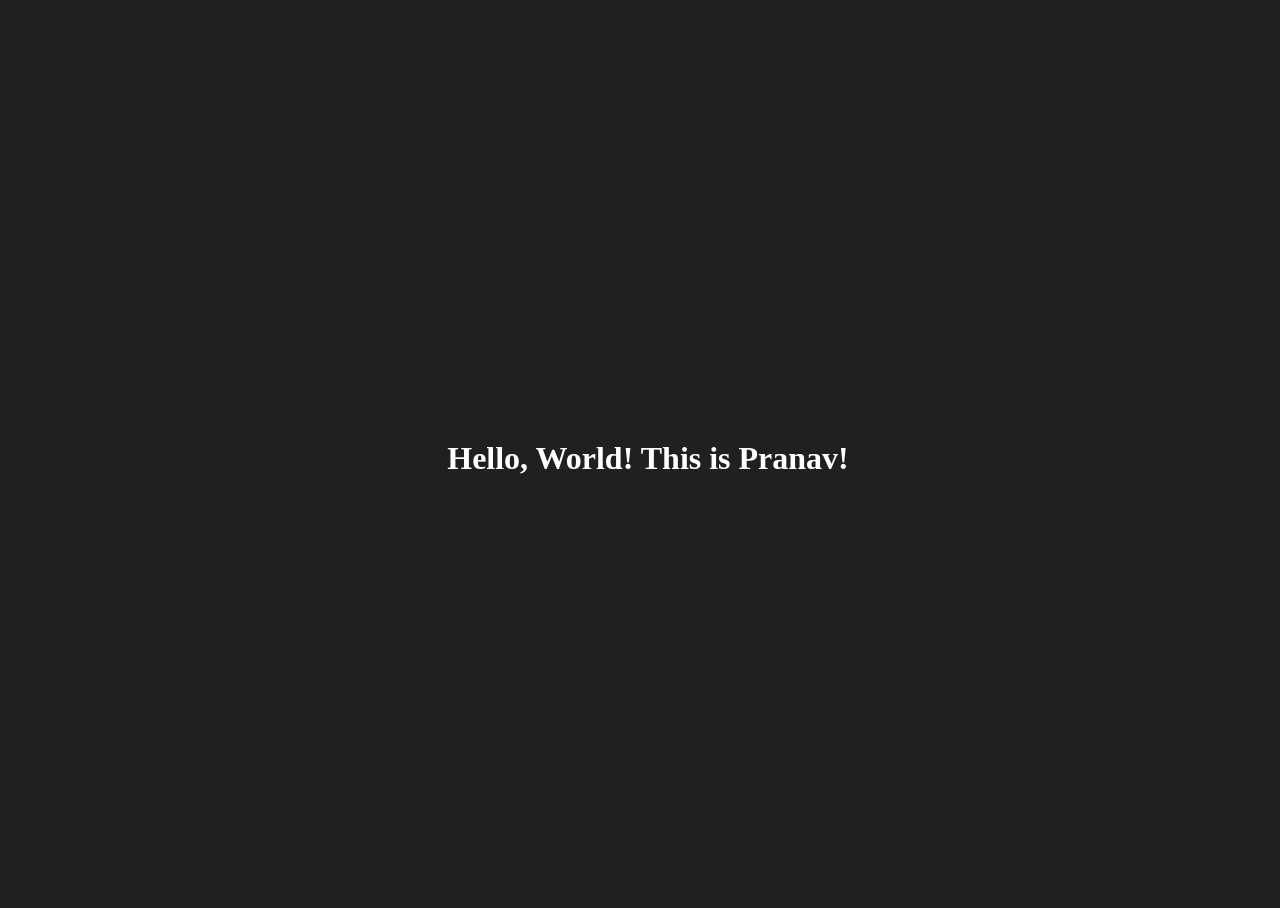
<file: hello-tv/index.html>
<!--
Copyright (c) 2024 LG Electronics Inc.

SPDX-License-Identifier: Apache-2.0
-->

<!DOCTYPE html>
<html>

<head>
	<title>new app</title>
	<style type="text/css">
		body {
			width: 100%;
			height: 100%;
			background-color: #202020;
		}

		div {
			position: absolute;
			height: 100%;
			width: 100%;
			display: table;
		}

		h1 {
			display: table-cell;
			vertical-align: middle;
			text-align: center;
			color: #FFFFFF;
		}

	</style>
</head>

<script src="webOSTVjs-1.2.13/webOSTV.js" charset="utf-8"></script>
<script src="webOSTVjs-1.2.13/webOSTV-dev.js" charset="utf-8"></script>
<script type="text/javascript">
	//sample code for calling LS2 API
	webOS.service.request("luna://com.palm.systemservice", {
		method: "clock/getTime",
		parameters: {},
		onSuccess: function (args) {
			console.log("UTC:", args.utc);
		},
		onFailure: function (args) {
			console.log("Failed to getTime");
		}
	});
</script>

<body>
	<div>
		<h1>Hello, World! This is Pranav!</h1>
	</div>
</body>

</html>
</file>
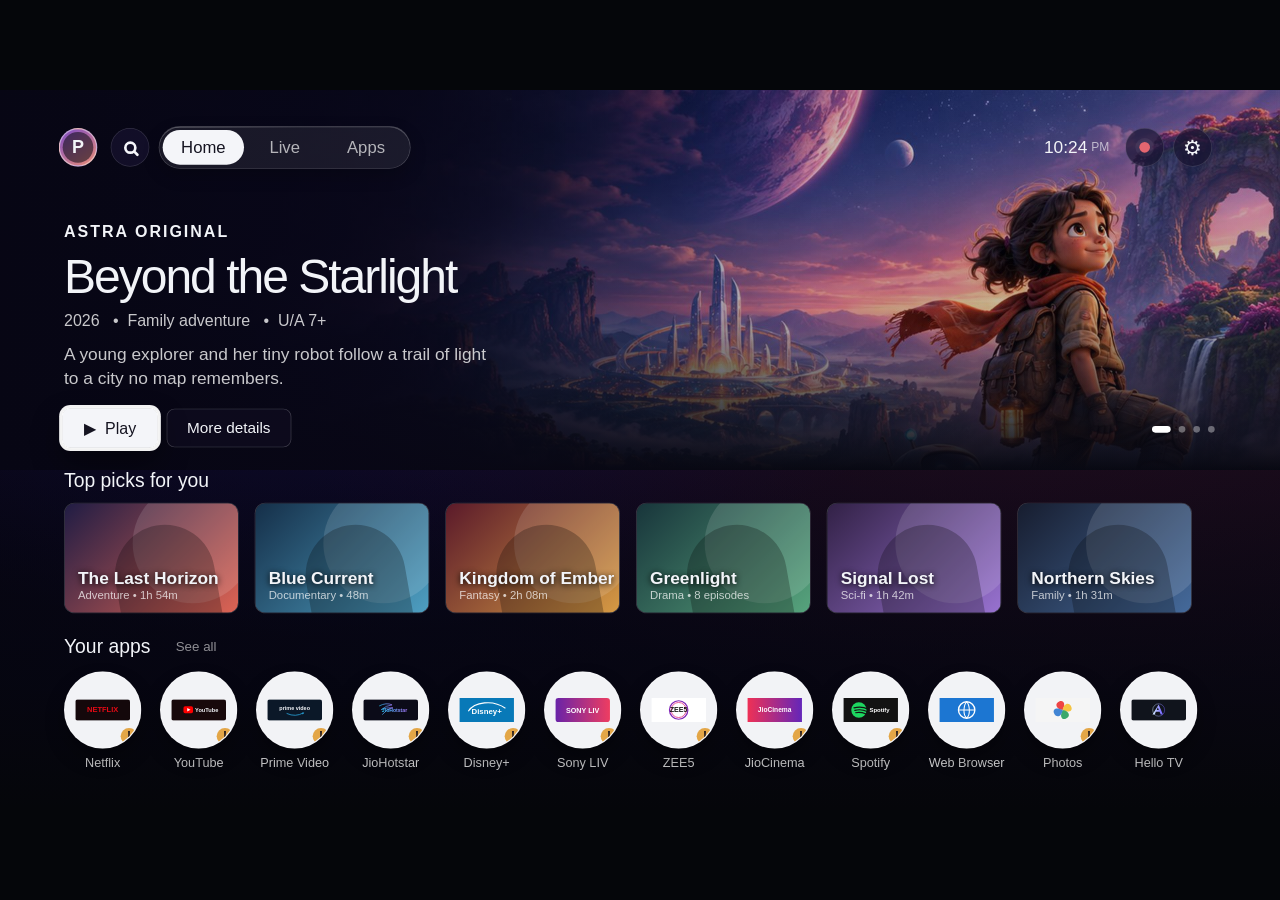
<file: launcher/index.html>
<!DOCTYPE html>
<html lang="en"><head><meta charset="utf-8"><meta http-equiv="X-UA-Compatible" content="IE=edge">
<meta name="viewport" content="width=device-width,initial-scale=1,maximum-scale=1,user-scalable=no">
<title>Astra Home</title>
<link rel="stylesheet" href="css/tokens.css"><link rel="stylesheet" href="css/glass.css"><link rel="stylesheet" href="css/layout.css"><link rel="stylesheet" href="css/components.css"><link rel="stylesheet" href="css/motion.css">
</head><body class="theme-crimson motion-full quality-max">
<div id="viewport"><div id="stage">
  <div class="background"><i class="ambient-crimson"></i><i class="ambient-violet"></i><i class="vignette"></i></div>
  <header class="topbar">
    <div class="topbar-left" data-zone="topbar">
      <button class="profile focusable" data-action="open:profile" aria-label="Profile"><span>P</span></button>
      <button class="icon-button focusable" data-action="open:search" aria-label="Search"><span class="search-icon"></span></button>
      <nav class="glass-thin nav"><i id="nav-indicator"></i><button class="focusable selected" data-action="route:home">Home</button><button class="focusable" data-action="route:media">Live</button><button class="focusable" data-action="route:apps">Apps</button></nav>
    </div>
    <div class="topbar-right" data-zone="header"><span id="clock" class="mini-clock">9:02</span><span id="period" class="mini-period">PM</span><button class="icon-button focusable" data-action="open:network" aria-label="Network"><span id="network-dot" class="status-dot checking"></span></button><button class="icon-button focusable" data-action="open:settings" aria-label="Settings"><span class="gear">&#9881;</span></button></div>
    <span id="greeting" class="visually-hidden">Good evening</span><span id="date" class="visually-hidden">Tuesday, 10 November</span>
  </header>
  <main id="screen-stack">
    <section id="screen-home" class="screen active"><div id="home-content" class="home-content">
      <article class="hero" data-zone="hero"><div class="hero-art"></div><div class="hero-shade"></div><div class="hero-copy"><div class="service-mark">ASTRA ORIGINAL</div><h1>Beyond the Starlight</h1><p class="hero-meta">2026&nbsp;&nbsp; &#8226; &nbsp;Family adventure&nbsp;&nbsp; &#8226; &nbsp;U/A 7+</p><p class="hero-summary">A young explorer and her tiny robot follow a trail of light to a city no map remembers.</p><div class="hero-actions"><button class="hero-button primary focusable" data-action="movie:play">&#9654;&nbsp; Play</button><button class="hero-button focusable" data-action="movie:details">More details</button></div></div><div class="hero-dots"><i class="active"></i><i></i><i></i><i></i></div></article>
      <div class="content-rail picks-block"><h2>Top picks for you</h2><div id="recommendation-rail" class="rail recommendation-rail" data-zone="recommendations"></div></div>
      <div class="content-rail apps-block"><div class="rail-title"><h2>Your apps</h2><button class="text-action focusable" data-action="route:apps">See all</button></div><div id="home-apps" class="rail home-apps" data-zone="home-apps"></div></div>
    </div></section>
    <section id="screen-apps" class="screen sub-screen"><div class="screen-title"><span>Installed and configured</span><h1>All apps</h1><p>Choose an app, or edit its launch ID in Settings.</p></div><div id="apps-grid" class="apps-grid" data-zone="apps"></div></section>
    <section id="screen-media" class="screen sub-screen"><div class="screen-title"><span>Watch next</span><h1>Live &amp; media</h1><p>Your recent apps and playback tools.</p></div><div id="recent-rail" class="rail recent-rail" data-zone="media-recents"></div><div class="media-actions" data-zone="media-actions"><button class="glass utility focusable" data-action="media:browser"><b>&#9678;</b><strong>Web browser</strong><small>Open LG browser</small></button><button class="glass utility focusable" data-action="media:test"><b>&#9654;</b><strong>Test player</strong><small>Play configured URL</small></button><button class="glass utility focusable" data-action="media:usb"><b>&#9636;</b><strong>USB media</strong><small>Status and limitations</small></button></div><video id="test-player" class="test-player" controls></video></section>
    <section id="screen-settings" class="screen sub-screen"><div class="screen-title compact"><span>Astra Home</span><h1>Settings</h1><p>Saved locally on this TV.</p></div><div class="settings-list" data-zone="settings"><button class="glass setting focusable" data-action="setting:theme"><span><strong>Appearance</strong><small>Crimson Night, Midnight Blue, Violet Haze</small></span><em id="setting-theme">Crimson Night</em></button><button class="glass setting focusable" data-action="setting:clock"><span><strong>Clock</strong><small>12 or 24 hour format</small></span><em id="setting-clock">12 hour</em></button><button class="glass setting focusable" data-action="setting:motion"><span><strong>Motion</strong><small>Full, reduced, or off</small></span><em id="setting-motion">Full</em></button><button class="glass setting focusable" data-action="setting:quality"><span><strong>Performance mode</strong><small>Max quality, Auto, or Lite</small></span><em id="setting-quality">Max quality</em></button><button class="glass setting focusable" data-action="setting:apps"><span><strong>App collection</strong><small>Edit launch IDs and visibility</small></span><em>Edit</em></button><button class="glass setting focusable" data-action="setting:diagnostics"><span><strong>About &amp; diagnostics</strong><small>Engine, resolution, capabilities, service probe</small></span><em>View</em></button><button class="glass setting danger focusable" data-action="setting:reset"><span><strong>Reset defaults</strong><small>Restore settings and apps</small></span><em>Reset</em></button></div></section>
  </main>
  <div id="modal-layer" class="modal-layer" aria-hidden="true"><div class="glass-strong modal"><div id="modal-body"></div><div id="modal-actions" class="modal-actions" data-zone="modal"><button class="glass-thin focusable" data-action="modal:close">Done</button></div></div></div><div id="toast" class="glass-strong toast"><b id="toast-symbol">i</b><span id="toast-text">Ready</span></div><div id="fps" class="fps">FPS --</div>
</div></div>
<script src="webOSTVjs/webOSTV.js"></script><script src="webOSTVjs/webOSTV-dev.js"></script><script src="js/core/util.js"></script><script src="js/core/events.js"></script><script src="js/core/store.js"></script><script src="js/core/platform.js"></script><script src="js/core/toast.js"></script><script src="js/core/router.js"></script><script src="js/core/actions.js"></script><script src="js/core/focus.js"></script><script src="js/ui/clock.js"></script><script src="js/ui/header.js"></script><script src="js/ui/cards.js"></script><script src="js/ui/rails.js"></script><script src="js/screens/home.js"></script><script src="js/screens/apps.js"></script><script src="js/screens/media.js"></script><script src="js/screens/settings.js"></script><script src="js/screens/inputs.js"></script><script src="js/screens/network.js"></script><script src="js/main.js"></script>
</body></html>
</file>
<file: launcher/css/tokens.css>
/* TOKENS (literal for WebKit 538.2)
stage 1920x1080; safe x 96; safe y 64; grid 8
base #05060A; charcoal #0D0F16; navy #0A1022; text #F2F4F8
accent #CFEAFF; crimson rgba(220,38,60,.28); violet rgba(110,90,255,.18)
radii card 28; panel 36; pill 999; focus 120ms; panel 220ms; screen 320ms
ease cubic-bezier(.22,.61,.36,1)
*/
html,body,div,span,section,main,header,footer,nav,h1,h2,p,button,input,label,b,strong,small,em,i,video{box-sizing:border-box;margin:0;padding:0;border:0}html,body{width:100%;height:100%;overflow:hidden;background:#05060A}body,button,input{font-family:"Helvetica Neue",Helvetica,Arial,sans-serif;color:#F2F4F8}button{background:none}button:focus,input:focus{outline:none}
</file>
<file: launcher/css/glass.css>
.glass,.glass-thin,.glass-strong{position:relative;border:1px solid rgba(255,255,255,.18);background:#171922;background:linear-gradient(145deg,rgba(255,255,255,.14),rgba(255,255,255,.04));-webkit-box-shadow:inset 0 1px 0 rgba(255,255,255,.35),inset 0 -1px 0 rgba(255,255,255,.05),0 18px 45px rgba(0,0,0,.26);box-shadow:inset 0 1px 0 rgba(255,255,255,.35),inset 0 -1px 0 rgba(255,255,255,.05),0 18px 45px rgba(0,0,0,.26)}.glass:before,.glass-thin:before,.glass-strong:before{content:"";position:absolute;left:3%;top:0;width:52%;height:1px;background:linear-gradient(90deg,rgba(255,255,255,.65),rgba(255,255,255,0));opacity:.65;pointer-events:none}.glass{border-radius:28px}.glass-thin{border-radius:999px;background:rgba(255,255,255,.075);-webkit-box-shadow:inset 0 1px rgba(255,255,255,.25),0 10px 25px rgba(0,0,0,.2);box-shadow:inset 0 1px rgba(255,255,255,.25),0 10px 25px rgba(0,0,0,.2)}.glass-strong{border-radius:36px;background:#171820;background:linear-gradient(145deg,rgba(40,42,54,.98),rgba(13,15,22,.98));-webkit-box-shadow:inset 0 1px rgba(255,255,255,.3),0 32px 90px rgba(0,0,0,.65);box-shadow:inset 0 1px rgba(255,255,255,.3),0 32px 90px rgba(0,0,0,.65)}.quality-lite .glass,.quality-lite .glass-thin,.quality-lite .glass-strong{background:rgba(20,22,30,.94)}.quality-lite .glass:before,.quality-lite .glass-thin:before,.quality-lite .glass-strong:before{display:none}
</file>
<file: launcher/css/layout.css>
#viewport{position:absolute;left:0;top:0;width:100%;height:100%;overflow:hidden}#stage{position:absolute;left:0;top:0;width:1920px;height:1080px;overflow:hidden;-webkit-transform-origin:0 0;transform-origin:0 0;background:#07070d}.background,.background i{position:absolute;left:0;top:0;width:100%;height:100%;pointer-events:none}.background{background:linear-gradient(120deg,#090617 0%,#0c0825 44%,#180d21 100%)}.ambient-crimson{background:radial-gradient(ellipse at 80% 26%,rgba(217,54,87,.25),rgba(5,6,10,0) 56%)}.ambient-violet{background:radial-gradient(ellipse at 24% 10%,rgba(65,39,210,.38),rgba(5,6,10,0) 52%)}.vignette{background:linear-gradient(180deg,rgba(0,0,0,.02),rgba(4,5,12,.75) 82%,#05060a)}.theme-blue .ambient-crimson{background:radial-gradient(ellipse at 80% 26%,rgba(42,115,228,.28),rgba(5,6,10,0) 58%)}.theme-violet .ambient-crimson{background:radial-gradient(ellipse at 80% 26%,rgba(150,61,220,.3),rgba(5,6,10,0) 58%)}
.topbar{position:absolute;z-index:10;left:88px;right:88px;top:48px;height:76px;display:-webkit-box;display:-webkit-flex;display:flex;-webkit-box-pack:justify;-webkit-justify-content:space-between;justify-content:space-between;-webkit-box-align:center;-webkit-align-items:center;align-items:center}.topbar-left,.topbar-right{display:-webkit-box;display:-webkit-flex;display:flex;-webkit-box-align:center;-webkit-align-items:center;align-items:center}.profile{width:58px;height:58px;margin-right:20px;border:2px solid rgba(255,255,255,.45);border-radius:50%;background:linear-gradient(145deg,#7e4dc7,#e98c75);font-size:27px;font-weight:600}.profile span{display:block;width:46px;height:46px;margin:4px;border-radius:50%;background:rgba(7,8,16,.55);line-height:46px}.icon-button{width:58px;height:58px;margin-right:14px;border:1px solid rgba(255,255,255,.14);border-radius:50%;background:rgba(24,20,50,.68)}.search-icon{display:block;width:19px;height:19px;margin:0 auto;border:4px solid #f6f7fb;border-radius:50%;position:relative}.search-icon:after{content:"";position:absolute;width:10px;height:4px;right:-8px;bottom:-5px;background:#f6f7fb;-webkit-transform:rotate(45deg);transform:rotate(45deg);border-radius:3px}.nav{height:64px;padding:5px;display:-webkit-box;display:-webkit-flex;display:flex;overflow:hidden}.nav button{position:relative;z-index:2;width:122px;height:52px;font-size:25px;color:rgba(255,255,255,.68)}#nav-indicator{position:absolute;z-index:1;left:5px;top:5px;width:122px;height:52px;border-radius:999px;background:#f4f5f9}.nav .selected{color:#151421}.mini-clock{font-size:26px;font-weight:500}.mini-period{margin:0 24px 0 6px;font-size:18px;color:rgba(255,255,255,.62)}.gear{font-size:31px;line-height:1}.status-dot{display:block;width:16px;height:16px;margin:0 auto;border-radius:50%;background:#e5ad5d;box-shadow:0 0 0 6px rgba(255,255,255,.06)}.status-dot.online{background:#73d6a8}.status-dot.offline{background:#e46670}.visually-hidden{position:absolute;left:-9999px}
#screen-stack{position:absolute;left:0;top:0;width:1920px;height:1080px;overflow:hidden}.screen{display:none;position:absolute;left:0;top:0;width:100%;height:100%;opacity:0;-webkit-transform:translate3d(24px,0,0);transform:translate3d(24px,0,0)}.screen.active{display:block;opacity:1;-webkit-transform:translate3d(0,0,0);transform:translate3d(0,0,0)}.home-content{-webkit-transform:translate3d(0,0,0);transform:translate3d(0,0,0)}.hero{position:relative;height:650px;overflow:hidden}.hero-art,.hero-shade{position:absolute;left:0;top:0;width:100%;height:100%}.hero-art{background:url('../assets/img/hero-starlight.jpg') center top/cover no-repeat}.hero-shade{background:linear-gradient(90deg,rgba(7,6,20,.98) 0%,rgba(8,6,22,.78) 29%,rgba(8,6,22,.12) 63%),linear-gradient(180deg,rgba(7,6,20,.12) 58%,#080912 100%)}.hero-copy{position:absolute;left:96px;top:198px;width:720px}.service-mark{font-size:24px;font-weight:600;letter-spacing:3px}.hero h1{margin-top:14px;font-size:72px;line-height:78px;font-weight:500;letter-spacing:-3px}.hero-meta{margin-top:14px;font-size:24px;color:rgba(255,255,255,.78)}.hero-summary{width:660px;margin-top:18px;font-size:26px;line-height:36px;color:rgba(255,255,255,.78)}.hero-actions{margin-top:28px;display:-webkit-box;display:-webkit-flex;display:flex}.hero-dots{position:absolute;right:98px;bottom:52px}.hero-dots i{display:inline-block;width:10px;height:10px;margin-left:12px;border-radius:50%;background:rgba(255,255,255,.36)}.hero-dots .active{width:28px;border-radius:8px;background:#fff}.content-rail{padding:0 96px}.content-rail h2{font-size:29px;font-weight:500}.picks-block{height:270px}.apps-block{height:290px;padding-top:10px}.rail{position:relative;display:-webkit-box;display:-webkit-flex;display:flex;padding:16px 12px 20px;margin-left:-12px}.rail-title{display:-webkit-box;display:-webkit-flex;display:flex;-webkit-box-align:center;-webkit-align-items:center;align-items:center}.text-action{margin-left:24px;padding:7px 14px;border-radius:18px;color:rgba(255,255,255,.55);font-size:20px}.sub-screen{padding:148px 96px 40px;background:linear-gradient(130deg,rgba(16,12,40,.98),rgba(6,8,16,.98))}.screen-title{height:146px}.screen-title span{font-size:22px;color:rgba(242,244,248,.5)}.screen-title h1{font-size:58px;line-height:66px;font-weight:400}.screen-title p{font-size:23px;color:rgba(242,244,248,.55)}.apps-grid{display:-webkit-box;display:-webkit-flex;display:flex;-webkit-flex-wrap:wrap;flex-wrap:wrap}.media-actions{display:-webkit-box;display:-webkit-flex;display:flex;margin-top:20px}.settings-list{width:1240px}
.hero{height:570px}.picks-block{height:240px}.apps-block{height:260px;padding-top:6px}
</file>
<file: launcher/css/components.css>
.hero-button{height:58px;margin-right:16px;padding:0 30px;border:1px solid rgba(255,255,255,.22);border-radius:12px;background:rgba(15,13,31,.74);font-size:23px;font-weight:500}.hero-button.primary{background:#f4f5f9;color:#151421}.recommendation-card{position:relative;width:294px;height:166px;margin-right:24px;overflow:hidden;border:1px solid rgba(255,255,255,.16);border-radius:16px;text-align:left;background:#181725}.recommendation-card .poster-art{position:absolute;left:0;top:0;width:100%;height:100%}.poster-1{background:linear-gradient(135deg,#201c44,#dd6454)}.poster-2{background:linear-gradient(135deg,#152f49,#4e9fc2)}.poster-3{background:linear-gradient(135deg,#5b1a2a,#d69a44)}.poster-4{background:linear-gradient(135deg,#18353b,#57a47d)}.poster-5{background:linear-gradient(135deg,#322146,#9872d0)}.poster-6{background:linear-gradient(135deg,#171d2f,#456a9b)}.poster-art:before{content:"";position:absolute;right:-22px;top:-30px;width:180px;height:180px;border-radius:50%;background:rgba(255,255,255,.12)}.poster-art:after{content:"";position:absolute;right:32px;bottom:-48px;width:150px;height:180px;border-radius:80px 80px 0 0;background:rgba(0,0,0,.25);-webkit-transform:rotate(-10deg);transform:rotate(-10deg)}.recommendation-card strong{position:absolute;z-index:2;left:20px;bottom:38px;width:240px;font-size:26px;line-height:27px;text-shadow:0 2px 10px #000}.recommendation-card small{position:absolute;z-index:2;left:20px;bottom:16px;font-size:17px;color:rgba(255,255,255,.72)}
.home-app{position:relative;width:126px;height:154px;margin-right:28px;text-align:center}.home-app .app-disc{position:relative;width:116px;height:116px;margin:0 auto;border:2px solid rgba(255,255,255,.18);border-radius:50%;background:#f2f3f6;box-shadow:0 16px 28px rgba(0,0,0,.32);overflow:hidden}.home-app img{position:absolute;left:13%;top:22%;width:74%;height:56%;object-fit:contain}.home-app .fallback{display:none;position:absolute;left:8px;right:8px;top:42px;color:#151621;font-size:20px;font-weight:600}.home-app.broken img{display:none}.home-app.broken .fallback{display:block}.home-app>span{display:block;margin-top:10px;overflow:hidden;color:rgba(255,255,255,.78);font-size:19px;white-space:nowrap;text-overflow:ellipsis}.home-app.unverified .app-disc:after{content:"!";position:absolute;right:4px;bottom:4px;width:25px;height:25px;border-radius:50%;background:#e3a647;color:#18121a;font-size:18px;font-weight:700;line-height:25px}
.app-card{position:relative;width:250px;height:142px;margin:0 22px 24px 0;overflow:hidden;border-radius:18px;background:#f0f1f4;border:1px solid rgba(255,255,255,.16);-webkit-transform:translate3d(0,0,0);transform:translate3d(0,0,0)}.app-card img{position:absolute;left:17%;top:24%;width:66%;height:48%;object-fit:contain}.app-card .fallback{display:none;position:absolute;left:0;top:55px;width:100%;color:#151621;text-align:center;font-size:26px;font-weight:600}.app-card.broken img{display:none}.app-card.broken .fallback{display:block}.app-card .badge{position:absolute;left:12px;bottom:9px;padding:3px 8px;border-radius:7px;background:rgba(0,0,0,.72);font-size:15px;color:#fff}.focusable.focused{z-index:5;border-color:#fff;-webkit-transform:translate3d(0,-5px,0) scale(1.065);transform:translate3d(0,-5px,0) scale(1.065);box-shadow:0 0 0 4px rgba(255,255,255,.95),0 20px 42px rgba(0,0,0,.45)}.hero-button.focused,.nav .focused,.topbar .focused,.text-action.focused,.setting.focused,.modal .focused{-webkit-transform:translate3d(0,0,0) scale(1.045);transform:translate3d(0,0,0) scale(1.045)}.profile.focused,.icon-button.focused{box-shadow:0 0 0 4px #fff,0 14px 30px rgba(0,0,0,.42)}.home-app.focused{box-shadow:none}.home-app.focused .app-disc{box-shadow:0 0 0 5px #fff,0 20px 44px rgba(0,0,0,.5)}
.utility{width:330px;height:180px;margin-right:28px;padding:28px;text-align:left}.utility b{display:block;font-size:42px}.utility strong,.utility small{display:block}.utility strong{margin-top:20px;font-size:28px}.utility small{margin-top:8px;font-size:22px;color:rgba(242,244,248,.55)}.setting{width:100%;height:86px;margin-bottom:12px;padding:0 28px;display:-webkit-box;display:-webkit-flex;display:flex;-webkit-box-pack:justify;-webkit-justify-content:space-between;justify-content:space-between;-webkit-box-align:center;-webkit-align-items:center;align-items:center;text-align:left}.setting strong,.setting small{display:block}.setting strong{font-size:26px;font-weight:500}.setting small{margin-top:4px;font-size:20px;color:rgba(242,244,248,.5)}.setting em{font-size:24px;font-style:normal;color:#CFEAFF}.danger em{color:#ff9ba6}
.modal-layer{display:none;position:absolute;z-index:20;left:0;top:0;width:100%;height:100%;background:rgba(0,0,0,.72);-webkit-box-align:center;-webkit-align-items:center;align-items:center;-webkit-box-pack:center;-webkit-justify-content:center;justify-content:center}.modal-layer.open{display:-webkit-box;display:-webkit-flex;display:flex}.modal{width:900px;max-height:760px;padding:48px;overflow:hidden}.modal h2{font-size:46px;font-weight:400}.modal p{margin-top:18px;font-size:25px;line-height:1.5;color:rgba(242,244,248,.68)}.modal input.search-field{width:100%;height:68px;margin-top:28px;padding:0 22px;border:2px solid rgba(255,255,255,.32);border-radius:16px;background:rgba(0,0,0,.32);font-size:27px}.modal-actions{margin-top:32px}.modal-actions button{height:58px;min-width:140px;padding:0 24px;font-size:24px}.edit-row{height:82px;display:-webkit-box;display:-webkit-flex;display:flex;-webkit-box-align:center;-webkit-align-items:center;align-items:center}.edit-row label{width:180px;font-size:24px}.edit-row input{width:500px;height:54px;padding:0 18px;border:1px solid rgba(255,255,255,.18);border-radius:14px;background:rgba(0,0,0,.3);font-size:23px}.toast{position:absolute;z-index:30;right:72px;bottom:58px;width:520px;min-height:74px;padding:18px 24px;display:-webkit-box;display:-webkit-flex;display:flex;-webkit-box-align:center;-webkit-align-items:center;align-items:center;opacity:0;-webkit-transform:translate3d(0,24px,0);transform:translate3d(0,24px,0);pointer-events:none}.toast.show{opacity:1;-webkit-transform:translate3d(0,0,0);transform:translate3d(0,0,0)}.toast b{width:36px;height:36px;margin-right:16px;border-radius:50%;background:rgba(255,255,255,.1);text-align:center;line-height:36px}.toast span{font-size:23px}.test-player{display:none;position:absolute;right:96px;bottom:40px;width:620px;height:349px;background:#000}.test-player.open{display:block}.fps{display:none;position:absolute;right:20px;bottom:20px;padding:8px;background:#000;color:#7cffaa;font:20px monospace}.fps.show{display:block}
</file>
<file: launcher/css/motion.css>
.focusable{-webkit-transition:-webkit-transform 120ms cubic-bezier(.22,.61,.36,1),opacity 120ms cubic-bezier(.22,.61,.36,1);transition:transform 120ms cubic-bezier(.22,.61,.36,1),opacity 120ms cubic-bezier(.22,.61,.36,1)}.focusable:after{-webkit-transition:opacity 120ms cubic-bezier(.22,.61,.36,1);transition:opacity 120ms cubic-bezier(.22,.61,.36,1)}#nav-indicator{-webkit-transition:-webkit-transform 220ms cubic-bezier(.22,.61,.36,1);transition:transform 220ms cubic-bezier(.22,.61,.36,1)}.screen{-webkit-transition:opacity 320ms cubic-bezier(.22,.61,.36,1),-webkit-transform 320ms cubic-bezier(.22,.61,.36,1);transition:opacity 320ms cubic-bezier(.22,.61,.36,1),transform 320ms cubic-bezier(.22,.61,.36,1)}.home-content{-webkit-transition:-webkit-transform 320ms cubic-bezier(.22,.61,.36,1);transition:transform 320ms cubic-bezier(.22,.61,.36,1)}.toast{-webkit-transition:opacity 220ms cubic-bezier(.22,.61,.36,1),-webkit-transform 220ms cubic-bezier(.22,.61,.36,1);transition:opacity 220ms cubic-bezier(.22,.61,.36,1),transform 220ms cubic-bezier(.22,.61,.36,1)}.motion-reduced .screen,.motion-reduced .home-content{transition-duration:120ms;-webkit-transition-duration:120ms}.motion-off .focusable,.motion-off .focusable:after,.motion-off #nav-indicator,.motion-off .screen,.motion-off .home-content,.motion-off .toast{-webkit-transition:none;transition:none}
</file>
